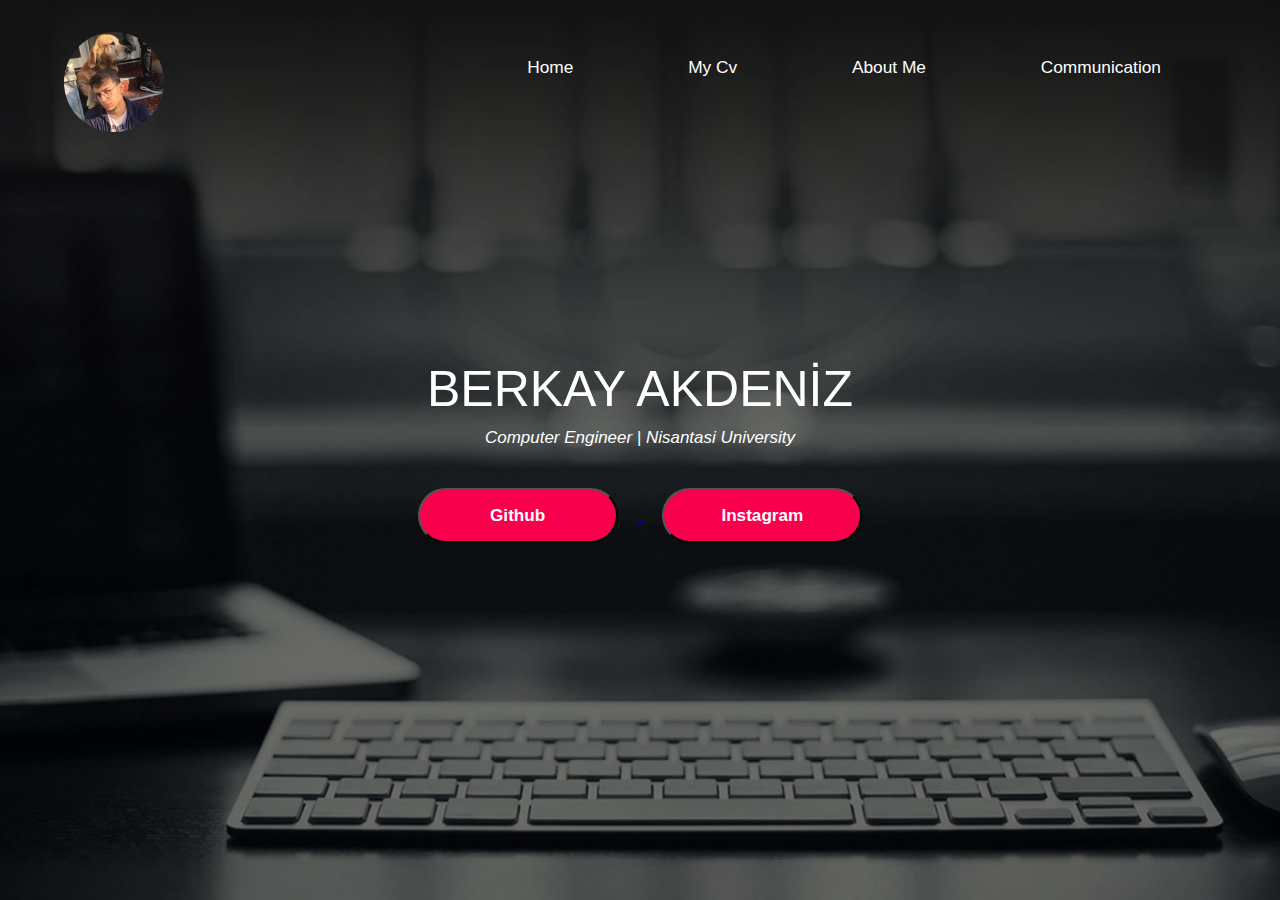
<file: index.html>
<!DOCTYPE html>
<html lang="en">
  <head>
    <meta charset="UTF-8" />
    <meta http-equiv="X-UA-Compatible" content="IE=edge" />
    <meta name="viewport" content="width=device-width, initial-scale=1.0" />
    <!-- Css Links -->
    <link rel="stylesheet" href="css/main.css" />
    <title>Berkay Akdeniz</title>
  </head>
  <body>
    <div class="Container">
      <!-- Navbar Start -->
      <header>
      <div class="navbar">
        <img
          src="image/profilePhoto.jpg"
          class="profilePhoto"
          height="100"
          width="100"
          alt="Profile Photo"
        />
        <ul>
          <li><a href="index.html">Home</a></li>
          <li><a href="myCv.html">My Cv</a></li>
          <li><a href="aboutMe.html">About Me</a></li>
          <li><a href="Communication.html">Communication</a></li>
        </ul>
      </div>
</header>
      <!-- Navbar Finish -->
      <!-- Content Start -->
      <section>
      <div class="content">
        <h1>BERKAY AKDENİZ</h1>
        <p>Computer Engineer | Nisantasi University</p>
        <a href="https://github.com/BerkayAkdenx?tab=repositories">
            <button type="button" >Github</button>
        </a>
         <a href="https://www.instagram.com/akdenx/">
        <button type="button">Instagram</button>
    </a>
      </div>
    </div>
    <!-- Content Finish -->
    </section>
  </body>
</html>
</file>
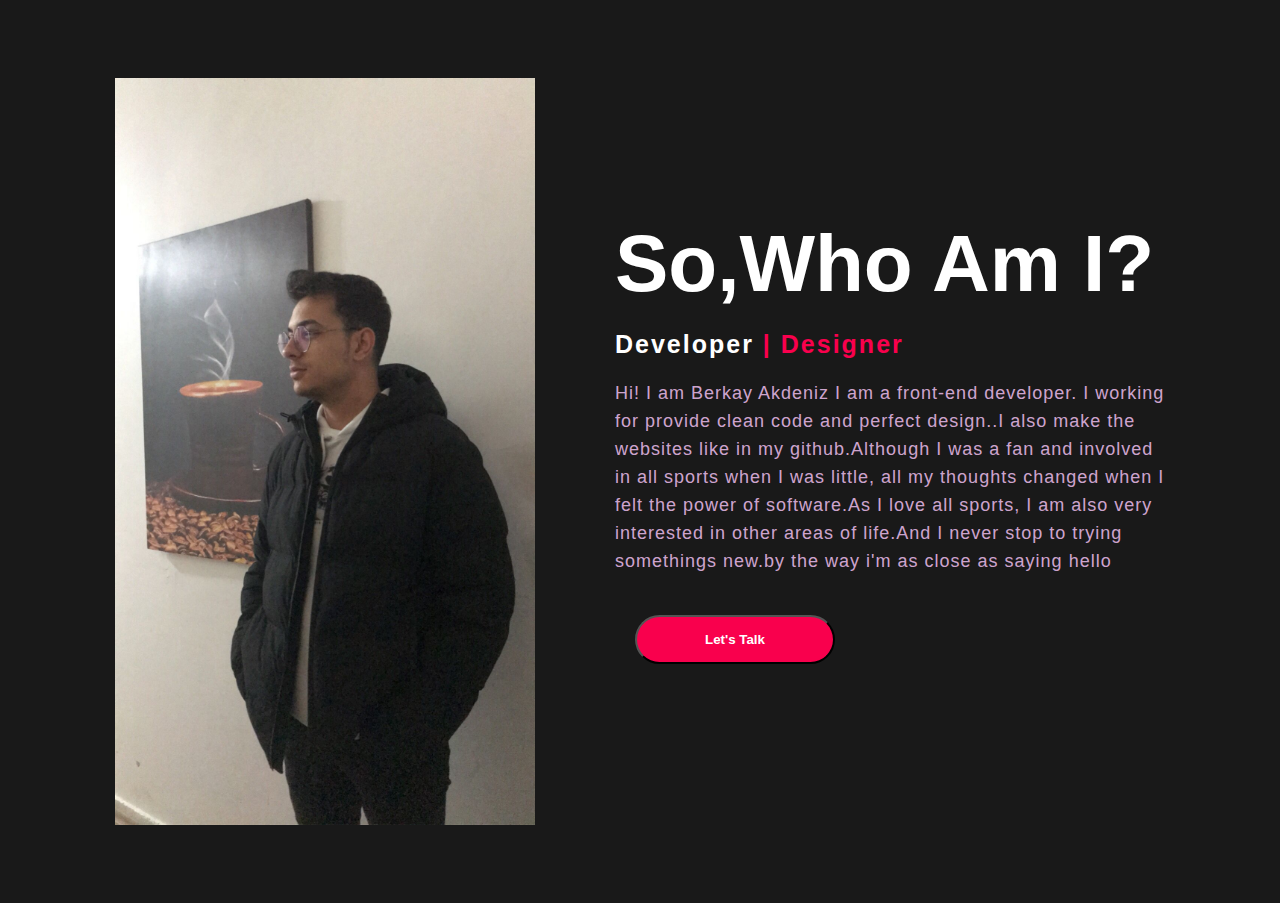
<file: aboutMe.html>
<!DOCTYPE html>
<html lang="en">
  <head>
    <meta charset="UTF-8" />
    <meta http-equiv="X-UA-Compatible" content="IE=edge" />
    <meta name="viewport" content="width=device-width, initial-scale=1.0" />
    <!-- Css Links -->
    <link rel="stylesheet" href="css/aboutMe.css" />
    <title>About Me</title>
  </head>
  <body>
    <section class="aboutMe">
      <div class="main">
        <img src="image/aboutMe.jpeg" alt="my photo for about me picture" />
        <div class="about-text">
          <h1>So,who am I?</h1>
          <h5>Developer <span>| Designer</span></h5>
          <p>
            Hi! I am Berkay Akdeniz I am a front-end developer. I working for
            provide clean code and perfect design..I also make the websites like
            in my github.Although I was a fan and involved in all sports when I
            was little, all my thoughts changed when I felt the power of
            software.As I love all sports, I am also very interested in other
            areas of life.And I never stop to trying somethings new.by the way
            i'm as close as saying hello
          </p>
          <a href="Communication.html"
            ><button type="button">Let's Talk</button></a
          >
        </div>
      </div>
    </section>
  </body>
</html>
</file>
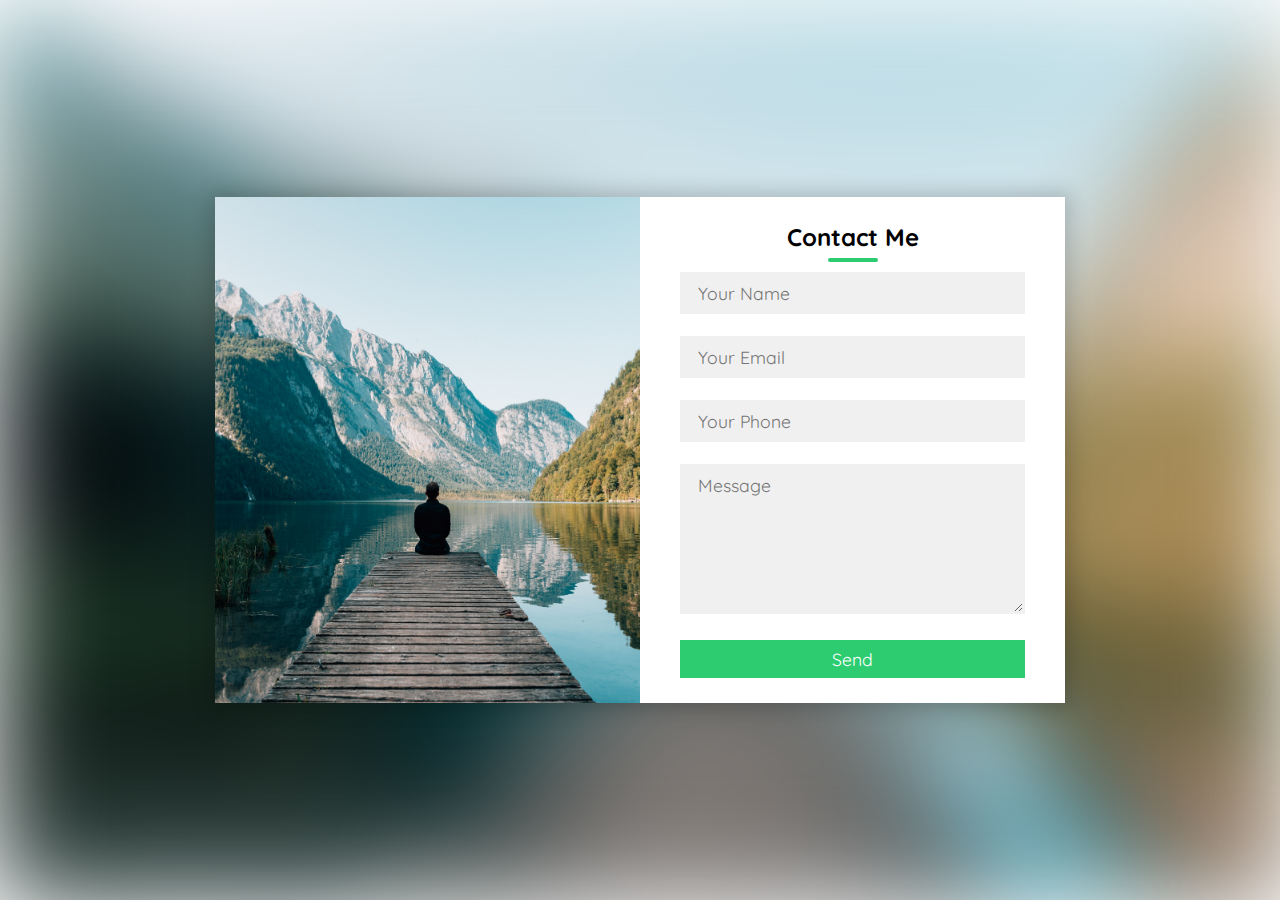
<file: Communication.html>
<!DOCTYPE html>
<html lang="en">
  <head>
    <meta charset="UTF-8" />
    <meta http-equiv="X-UA-Compatible" content="IE=edge" />
    <meta name="viewport" content="width=device-width, initial-scale=1.0" />
    <link rel="stylesheet" href="css/Communication.css" />
    <link rel="preconnect" href="https://fonts.googleapis.com" />
    <link rel="preconnect" href="https://fonts.gstatic.com" crossorigin />
    <link
      href="https://fonts.googleapis.com/css2?family=Quicksand&display=swap"
      rel="stylesheet"
    />
    <title>Contact Me</title>
  </head>
  <body>
    <div class="container">
      <div class="contact-box">
        <div class="left"></div>
        <div class="right">
          <h2>Contact Me</h2>
          <input type="text" class="field" placeholder="Your Name" />
          <input type="email" class="field" placeholder="Your Email" />
          <input type="text" class="field" placeholder="Your Phone" />
          <textarea class="field" placeholder="Message"></textarea>
          <button class="btn">Send</button>
        </div>
      </div>
    </div>
  </body>
</html>
</file>
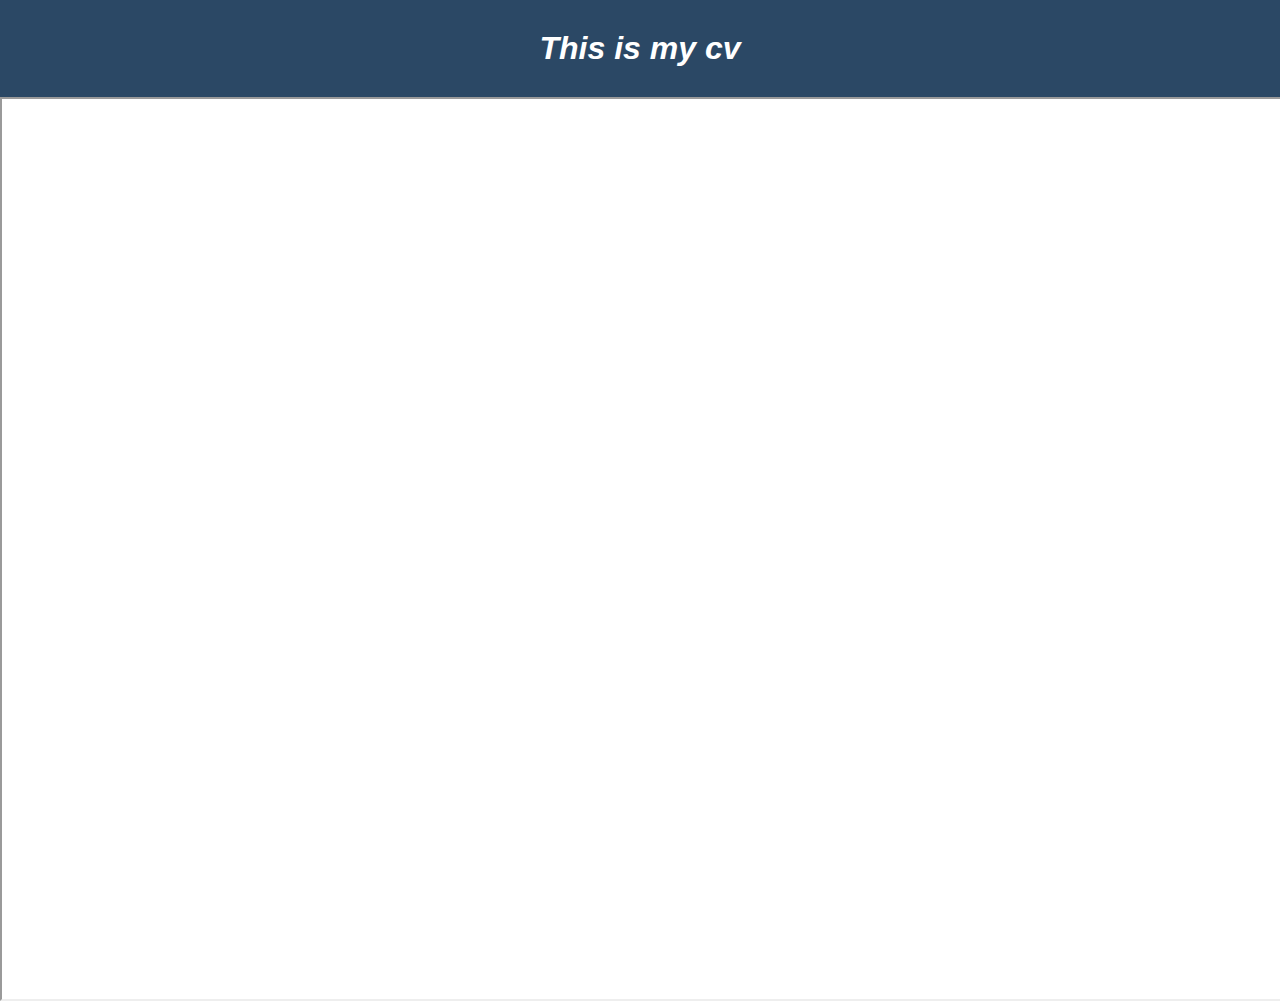
<file: myCv.html>
<!DOCTYPE html>
<html lang="en">
<head>
    <meta charset="UTF-8">
    <meta http-equiv="X-UA-Compatible" content="IE=edge">
    <meta name="viewport" content="width=device-width, initial-scale=1.0">
    <link rel="stylesheet" href="css/myCv.css">
    <title>MY CV</title>
</head>
<body>
    <div class="container">
      <h1>This is my cv </h1>
    <iframe src="image/CV İsmet Berkay Akdeniz .pdf" >
    </div>
</body>
</html>
</file>
<file: css/main.css>
* {
  padding: 0;
  margin: 0;
  font: 1.01em sans-serif;
}
.Container {
  height: 100vh;
  width: 100%;
  background-image: url(../image/bgImage.jpg);
  background-position: center;
  background-size: cover;
}
.navbar {
  display: flex;
  width: 90%;
  margin: auto;
  padding: 32px 0;
  justify-content: space-between;
}
.profilePhoto {
  cursor: pointer;
  border-radius: 100%;
}
.navbar ul li {
  list-style: none;
  display: inline-block;
  margin: 25px;
}
.navbar ul li a {
  text-decoration: none;
  color: white;
  padding: 15px 30px;
  border-radius: 10px;
}
.navbar ul li a:hover {
  color: white;
  background-color: #f9004d;
  transition: 1s;
  border: 1px solid white;
}
.content {
  width: 100%;
  position: absolute;
  top: 40%;
  color: white;
  text-align: center;
}
.content h1 {
  font-size: 50px;
}

.content p {
  margin: 10px 0 20px;
  font-style: italic;
}
button {
  width: 200px;
  padding: 15px 0;
  border-radius: 35px;
  margin: 20px;
  text-align: center;
  color: white;
  cursor: pointer;
  font-weight: 600;
  background-color: #f9004d;
}
button:hover {
  color: #f9004d;
  background-color: #fff;
  border: 2px solid #f9004d;
  transition: 1s;
}
</file>
<file: css/aboutMe.css>
* {
  margin: 0;
  padding: 0;
  font-family: sans-serif;
  box-sizing: border-box;
}
body {
  background-color: #191919;
}
.aboutMe {
  width: 100%;
  height: 100%;
  padding: 78px 0;
  background-color: #191919;
}

.aboutMe img {
  height: auto;
  width: 420px;
}
.about-text {
  width: 550px;
}
.main {
  width: 1130px;
  max-width: 95%;
  margin: 0 auto;
  display: flex;
  align-items: center;
  justify-content: space-around;
}
.about-text h1 {
  color: white;
  font-size: 80px;
  text-transform: capitalize;
  margin-bottom: 20px;
}
.about-text h5 {
  color: white;
  font-size: 25px;
  text-transform: capitalize;
  margin-bottom: 20px;
  letter-spacing: 2px;
}
.about-text h5 span {
  color: #f9004d;
}
.about-text p {
  color: #fcfc;
  letter-spacing: 1px;
  line-height: 28px;
  font-size: 18px;
  margin-bottom: 20px;
}
button {
  width: 200px;
  padding: 15px 0;
  border-radius: 35px;
  margin: 20px;
  text-align: center;
  color: white;
  cursor: pointer;
  font-weight: 600;
  background-color: #f9004d;
}
button:hover {
  color: #f9004d;
  background-color: #fff;
  border: 2px solid #f9004d;
  transition: 1s;
}
</file>
<file: css/Communication.css>
* {
  padding: 0;
  margin: 0;
  box-sizing: border-box;
  font-family: "Quicksand", sans-serif;
}
body {
  width: 100%;
  height: 100vh;
}
.container {
  position: relative;
  display: flex;
  justify-content: center;
  align-items: center;
  width: 100%;
  height: 100%;
  padding: 20px 100px;
}
.container::after {
  content: "";
  position: absolute;
  left: 0;
  top: 0;
  width: 100%;
  height: 100%;
  background: url(../image/contactMe.jpg) no-repeat;
  background-size: cover;
  z-index: -1;
  filter: blur(50px);
}
.contact-box {
  max-width: 850px;
  display: grid;
  grid-template-columns: repeat(2, 1fr);
  justify-content: center;
  align-items: center;
  text-align: center;
  background-color: #fff;
  box-shadow: 0px 0px 19px 5px rgba(0, 0, 0, 0.19);
}
.left {
  background: url(../image/contactMe.jpg) no-repeat center;
  background-size: cover;
  height: 100%;
  width: 100%;
}
.right {
  padding: 25px 40px;
}
h2 {
  position: relative;
  padding-bottom: 10px;
  margin-bottom: 10px;
}
h2::after {
  content: "";
  position: absolute;
  left: 50%;
  bottom: 0;
  transform: translateX(-50%);
  height: 4px;
  width: 50px;
  border-radius: 2px;
  background-color: #2ecc71;
}
.field {
  width: 100%;
  padding: 0.5rem 1rem;
  outline: none;
  border: 2px solid rgba(0, 0, 0, 0);
  background-color: rgba(230, 230, 230, 0.6);
  font-size: 1.1rem;
  margin-bottom: 22px;
}
.field:hover {
  background-color: rgba(0, 0, 0, 0.1);
}
.field:focus {
  background-color: #fff;
  border: 2px rgba(30, 85, 250, 0.47);
}
textarea {
  min-height: 150px;
}
.btn {
  width: 100%;
  padding: 0.5rem 1rem;
  background-color: #2ecc71;
  color: #fff;
  font-size: 1.1rem;
  border: none;
  outline: none;
  cursor: pointer;
  transition: 0.3s;
}
.btnbtn:hover {
  background-color: #27ae60;
}
.field:focus {
  border: 2px solid rgba(30, 85, 250, 0.47);
  background-color: #fff;
}
@media screen and (max-width: 880px) {
  .contact-box {
    grid-template-columns: 1fr;
  }
  .left {
    height: 200px;
  }
}
</file>
<file: css/myCv.css>
* {
  padding: 0;
  margin: 0;
}
iframe {
  width: 100%;
  height: 100vh;
}
h1 {
  font-family: Verdana, Geneva, Tahoma, sans-serif;
  text-align: center;
  padding: 30px 0;
  background-color: #2b4865;
  color: white;
  font-style: italic;
}
</file>
